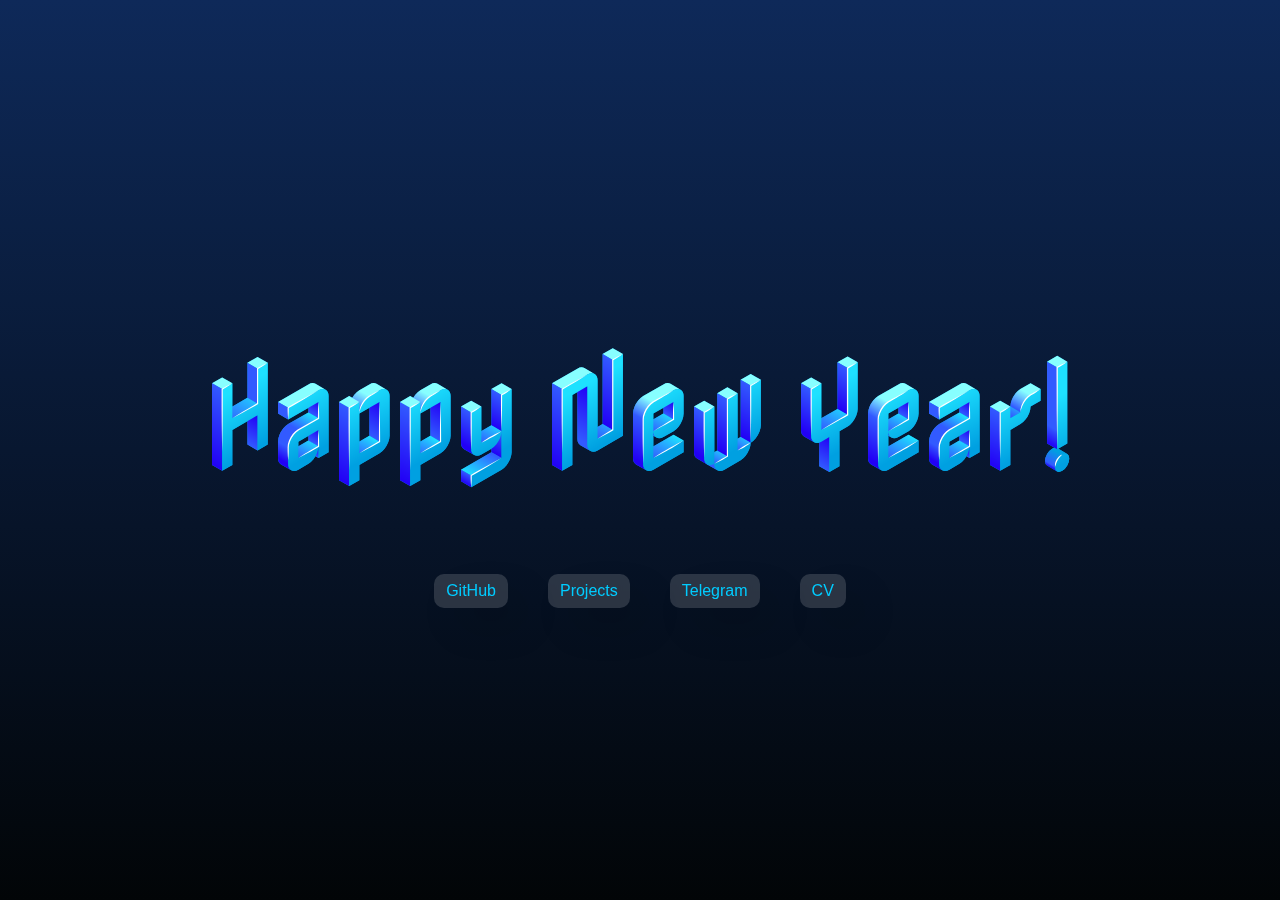
<file: index.html>
<!DOCTYPE html>
<html lang="en">
<head>
    <meta charset="UTF-8">
    <title>Happy New Year!</title>
    <meta name="viewport" content="width=device-width, initial-scale=1" />
    <link rel="preconnect" href="https://fonts.googleapis.com">
    <link rel="preconnect" href="https://fonts.gstatic.com" crossorigin>
    <link href="https://fonts.googleapis.com/css2?family=Nabla&display=swap" rel="stylesheet">
    <link rel="stylesheet" href="style.css">
</head>
<body>
<div class="container">
    <h1>Happy New Year!</h1>
    <div class="links">
        <a href="https://github.com/lattelix" class="link">GitHub</a>
        <a href="projects.html" class="link">Projects</a>
        <a href="https://lattelix.t.me" class="link">Telegram</a>
        <a href="resume.pdf" class="link">CV</a>
    </div>
</div>
<script src="https://app.embed.im/snow.js" defer></script>
</body>
</html>
</file>
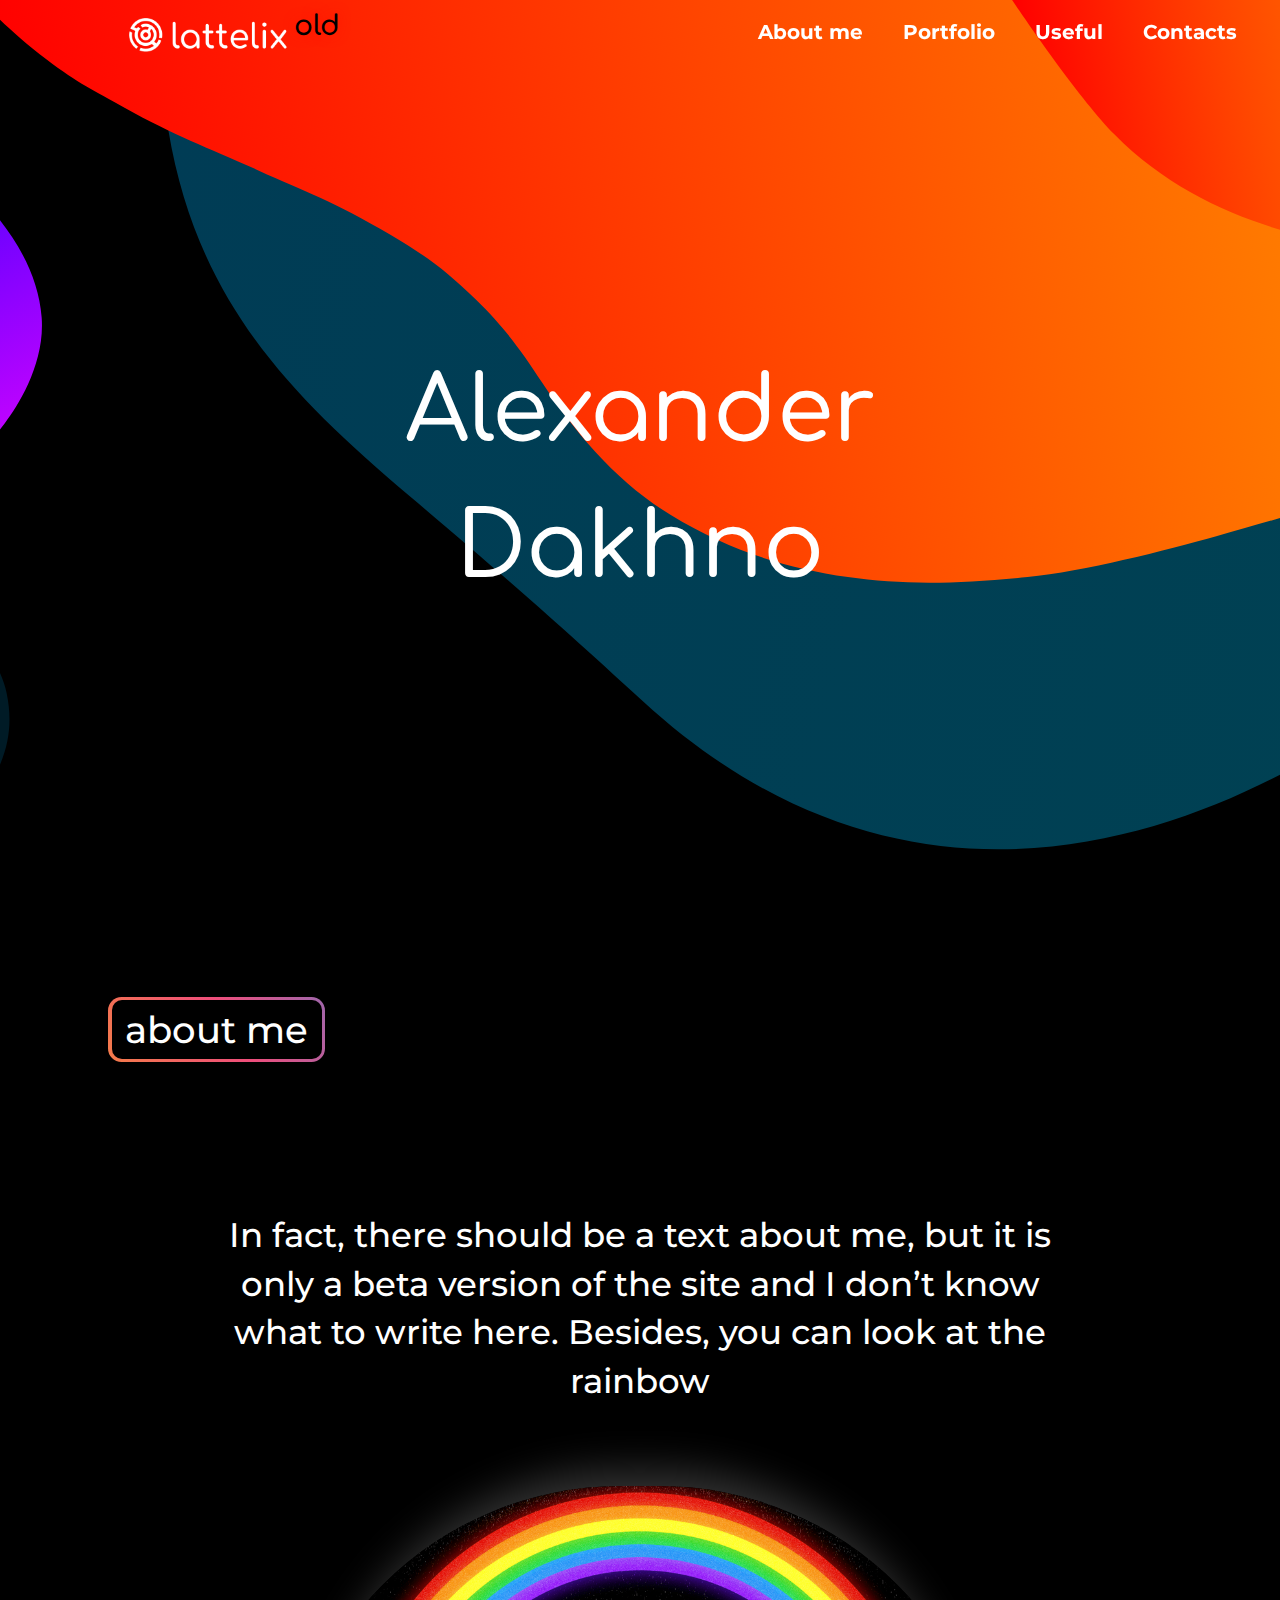
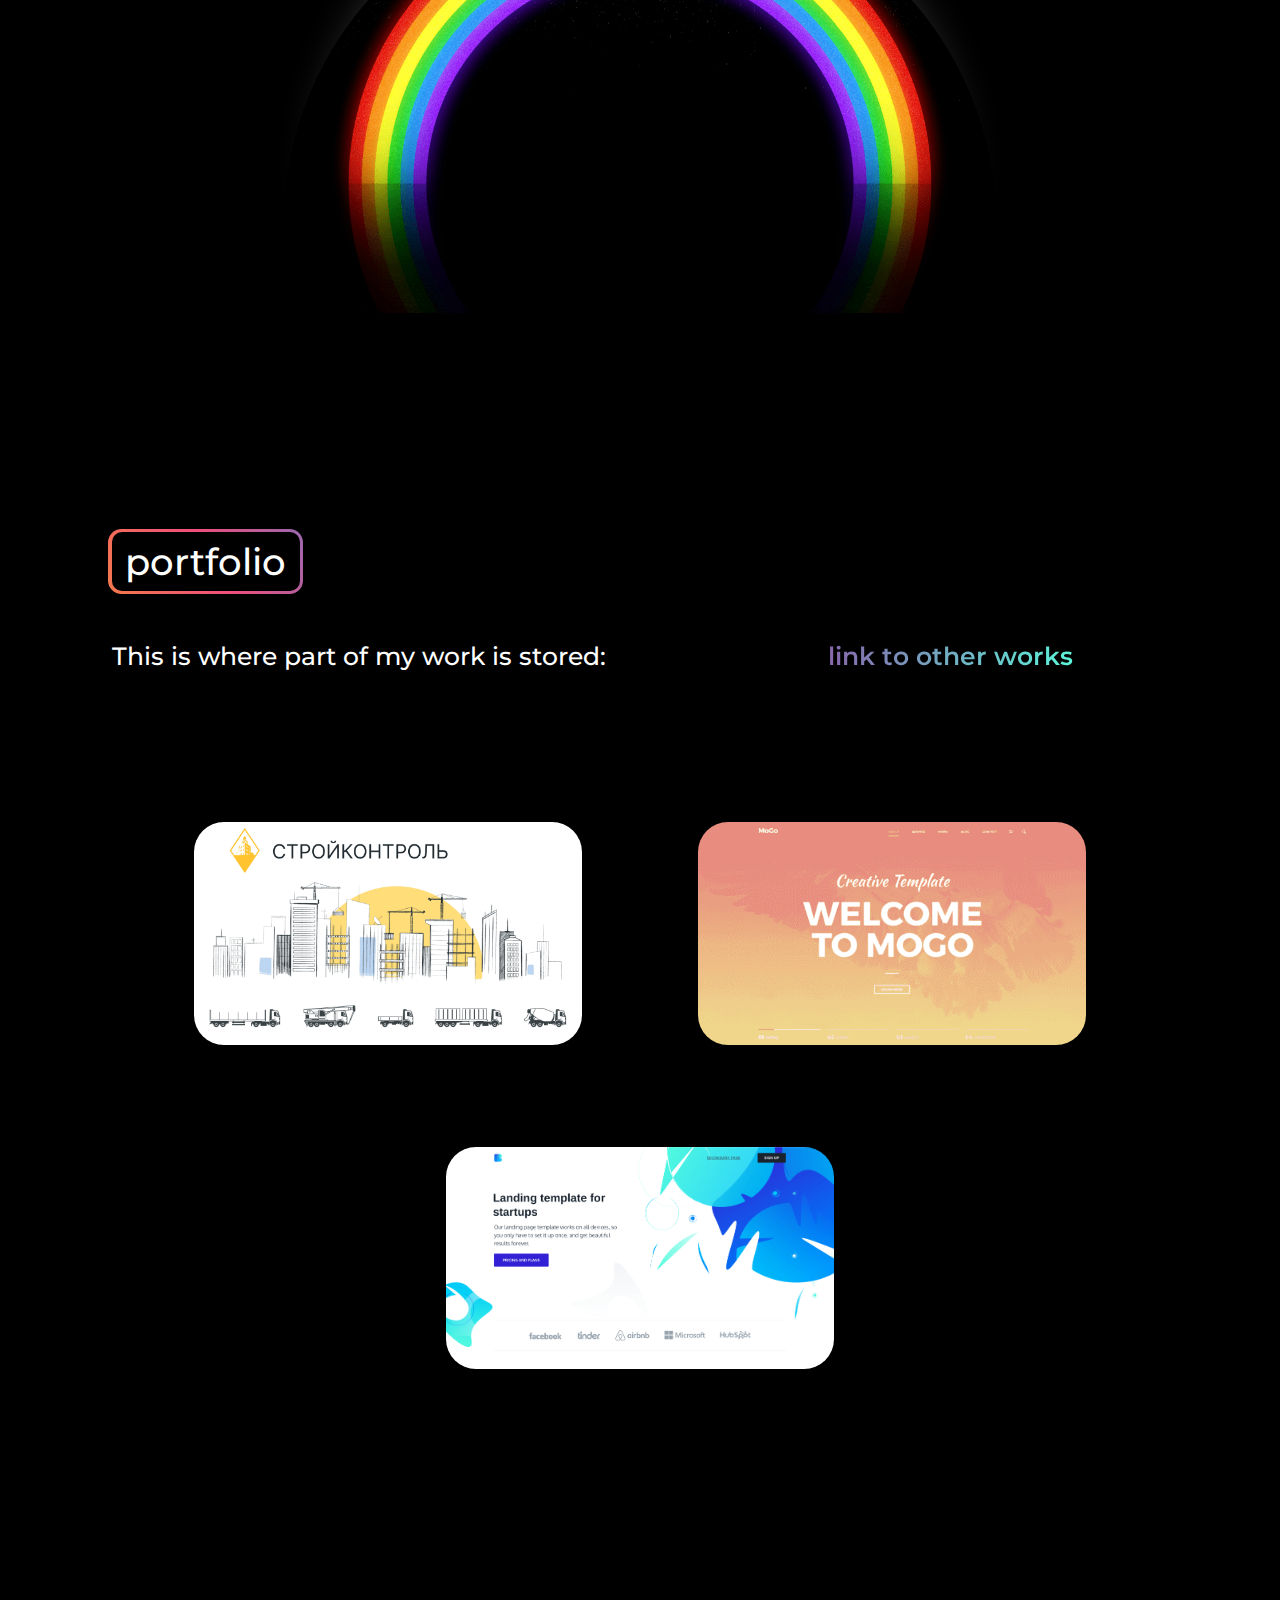
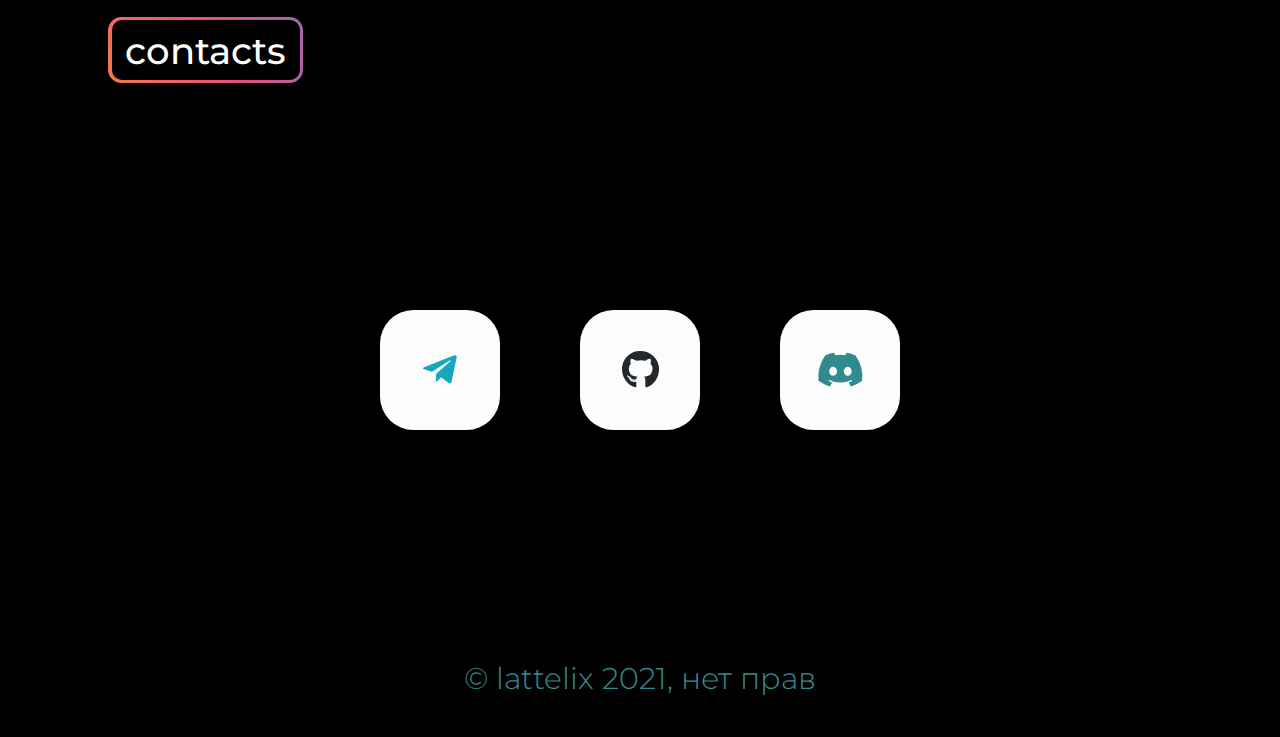
<file: old/index.html>
<!DOCTYPE html>
<html lang="en">

<head>
  <meta charset="UTF-8" />

  <title>lattelix</title>
  <link rel="shortcut icon" href="img/favicon90R.png" type="image/x-icon" />
  <meta name="description" content="Portfolio site" />
  <meta name="theme-color" content="#D8E4FF" />
  <meta property="og:locale" content="en_EN" />
  <meta property="og:image" content="img/favicon.png" />
  <meta property="og:site_name" content="lattelix.xyz" />

  <meta name="viewport" content="width=device-width, initial-scale=1.0" />

  <link rel="stylesheet" href="style/style.css" />

  <link rel="stylesheet" href="https://fonts.googleapis.com/css2?family=Montserrat&display=swap" />
  <link rel="stylesheet" href="https://fonts.googleapis.com/css2?family=Comfortaa&display=swap" />
  <link rel="stylesheet" href="https://use.fontawesome.com/releases/v5.4.1/css/all.css" />
</head>

<body>
  <!-- Yandex.Metrika counter -->
  <script>
    (function (m, e, t, r, i, k, a) {
      m[i] =
        m[i] ||
        function () {
          (m[i].a = m[i].a || []).push(arguments);
        };
      m[i].l = 1 * new Date();
      (k = e.createElement(t)),
        (a = e.getElementsByTagName(t)[0]),
        (k.async = 1),
        (k.src = r),
        a.parentNode.insertBefore(k, a);
    })(
      window,
      document,
      "script",
      "https://mc.yandex.ru/metrika/tag.js",
      "ym"
    );

    ym(70442860, "init", {
      clickmap: true,
      trackLinks: true,
      accurateTrackBounce: true,
      webvisor: true,
    });
  </script>
  <noscript>
    <div>
      <img src="https://mc.yandex.ru/watch/70442860" style="position: absolute; left: -9999px" alt="" />
    </div>
  </noscript>
  <!-- /Yandex.Metrika counter -->

  <section id="home">
    <header>
      <div class="header-logo-box">
        <img id="logo" src="img/logoW.png" alt="lattelix_logo" />
        <span>old</span>
      </div>
      <nav>
        <label for="drop" class="toggle">
          <svg class="ham hamRotate ham8" viewBox="0 0 100 100" width="80" onclick="this.classList.toggle('active')">
            <path class="line top"
              d="m 30,33 h 40 c 3.722839,0 7.5,3.126468 7.5,8.578427 0,5.451959 -2.727029,8.421573 -7.5,8.421573 h -20" />
            <path class="line middle" d="m 30,50 h 40" />
            <path class="line bottom"
              d="m 70,67 h -40 c 0,0 -7.5,-0.802118 -7.5,-8.365747 0,-7.563629 7.5,-8.634253 7.5,-8.634253 h 20" />
          </svg>
        </label>
        <input type="checkbox" id="drop" />

        <ul class="menu blur">
          <li><a href="#about_me">About me</a></li>
          <li><a href="#portfolio">Portfolio</a></li>
          <li><a href="#useful">Useful</a></li>
          <li><a href="#contacts">Contacts</a></li>
        </ul>
      </nav>
    </header>

    <canvas id="myCanvas"></canvas>

    <div class="home_text">
      <h1>Alexander<br />Dakhno</h1>
    </div>
  </section>
  <section id="about_me">
    <div class="heading-section">
      <div class="gradient-border title">about me</div>
    </div>
    <div class="container">
      <div class="about-text">
        <div class="text">
          In fact, there should be a text about me, but it is only a beta
          version of the site and I don’t know what to write here. Besides,
          you can look at the rainbow
        </div>
      </div>
      <a href="https://ra1nbow.xyz/rbs/" target="_blank" class="about-link">
        <img src="img/rainbow.png" class="about-image" alt="RAINBOW" /></a>
    </div>
  </section>

  <section id="portfolio">
    <div class="heading-section">
      <div class="gradient-border title">portfolio</div>
      <div class="sub-title">
        <div>This is where part of my work is stored:</div>
        <div class="works-link">
          <a href="works.html"><span>link to other works</span></a>
        </div>
      </div>
    </div>

    <div class="container">
      <div class="row">
        <div class="card-section">
          <a href="https://portfolio1.lattelix.repl.co/">
            <div class="card">
              <div class="text">
                <article>
                  <div class="heading">Строй Контроль</div>
                  <p>simple and beautiful website</p>
                </article>
              </div>
            </div>
          </a>
        </div>
        <div class="card-section">
          <a href="https://mogo.lattelix.repl.co/">
            <div class="card">
              <div class="text">
                <article>
                  <div class="heading">MoGo</div>
                  <p>nice design proven by time</p>
                </article>
              </div>
            </div>
          </a>
        </div>
        <div class="card-section">
          <a href="https://blue-3.lattelix.repl.co/">
            <div class="card">
              <div class="text">
                <article>
                  <div class="heading">Blue</div>
                  <p>a job worth taking a look at</p>
                </article>
              </div>
            </div>
          </a>
        </div>
      </div>
    </div>
  </section>

  <!-- <section id="useful">
    <div class="heading-section">
      <div class="gradient-border title">useful</div>
      <div class="sub-title">
        <div>
          I've been finding useful tools for some time, but you don't have to
          look for them, because they're already here:
        </div>
      </div>
    </div>
    <div class="container">
      <div class="features-tabs-inner section-inner has-top-divider">
        <div class="tabs-container">
          <ul class="tabs-links">
            <li class="is-revealing">
              <a href="#tab-1" class="tab-link is-active">
                <img src="dist/images/tabs-icon-01.svg" alt="Tabs icon 01" />
                <span class="h4 m-0">Amazing features</span>
              </a>
            </li>
            <li class="is-revealing">
              <a href="#tab-2" class="tab-link">
                <img src="dist/images/tabs-icon-02.svg" alt="Tabs icon 02" />
                <span class="h4 m-0">Endless possibilities</span>
              </a>
            </li>
            <li class="is-revealing">
              <a href="#tab-3" class="tab-link">
                <img src="dist/images/tabs-icon-03.svg" alt="Tabs icon 03" />
                <span class="h4 m-0">Ease of use</span>
              </a>
            </li>
          </ul>
          <div class="tabs-content">
            <div id="tab-1" class="tab-panel is-active">
              <h2>Discover</h2>
              <p>
                Lorem ipsum dolor sit amet, consectetur adipiscing elit, sed
                do eiusmod tempor incididunt ut labore et dolore magna aliqua.
              </p>
              <p class="mb-0">
                A arcu cursus vitae congue. Vel elit scelerisque mauris
                pellentesque pulvinar pellentesque habitant morbi tristique.
              </p>
            </div>
            <div id="tab-2" class="tab-panel">
              <h2>Power of customisation</h2>
              <p>
                A arcu cursus vitae congue. Vel elit scelerisque mauris
                pellentesque pulvinar pellentesque habitant morbi tristique.
              </p>
              <p class="mb-0">
                Lorem ipsum dolor sit amet, consectetur adipiscing elit, sed
                do eiusmod tempor incididunt ut labore et dolore magna aliqua.
                A arcu cursus vitae congue.
              </p>
            </div>
            <div id="tab-3" class="tab-panel">
              <h2>Keep it simple</h2>
              <p>
                Sed ut perspiciatis, unde omnis iste natus error sit
                voluptatem accusantium doloremque laudantium.
              </p>
              <p class="mb-0">
                Nemo enim ipsam voluptatem, quia voluptas sit, aspernatur aut
                odit aut fugit, sed quia consequuntur magni dolores eos, qui
                ratione voluptatem sequi nesciunt.
              </p>
            </div>
          </div>
        </div>
      </div>
    </div>
  </section> -->

  <section id="contacts">
    <div class="heading-section">
      <div class="gradient-border title">contacts</div>
    </div>
    <div class="container">
      <div class="social-btns">
        <a target="_blank" class="btn telegram" href="https://t.me/lattelix"><i class="fab fa-telegram-plane"></i></a>
        <a target="_blank" class="btn github" href="https://github.com/lattelix"><i class="fab fa-github"></i></a>
        <a target="_blank" class="btn discord" href="https://discord.gg/CtRp5GB"><i class="fab fa-discord"></i></a>
      </div>
    </div>
    <div class="copyright">
      ©
      <span class="tooltip-life" title="человек который обязан">lattelix</span>
      2021, нет прав
    </div>
  </section>

  <script src="script/anime.min.js"></script>
  <script src="script/jquery-3.5.1.min.js"></script>
  <script src="script/script.js"></script>
</body>

</html>
</file>
<file: old/style/style.css>
::-webkit-scrollbar {
  width: 3px;
}

::-webkit-scrollbar-thumb:hover {
  background: #666;
}

::-webkit-scrollbar-thumb {
  -webkit-border-radius: 10px;
  border-radius: 10px;
  background: #444;
}

* {
  box-sizing: border-box;
  margin: 0;
  padding: 0;
}

*:focus {
  outline: none;
}

body {
  margin: 0;
  padding: 0;
  word-wrap: break-word;
  font-family: "Montserrat", sans-serif;
  font-weight: 500;
  color: #ffffff;
  background-color: #000;
}

html,
body {
  height: 100%;
  max-width: 100%;
  font-size: 32px;
  line-height: normal;
  /* overflow-x: hidden; */
}

a {
  text-decoration: none;
  color: #fff;
}

@media all and (max-width: 768px) {

  html,
  body {
    font-size: 28px;
  }
}

/* ?################################################# */

section {
  display: flex;
  flex-direction: column;
  width: 100%;
  padding: 0 -webkit-calc(10px + 6%);
  padding: 0 calc(10px + 6vw);
}

.heading-section {
  align-self: flex-start;
  margin-left: 0.7778rem;
}

.title {
  display: -webkit-box;
  display: flex;
  -webkit-box-align: center;
  align-items: center;
  -webkit-box-pack: center;
  justify-content: center;
  padding: calc(0.1rem + 0.3vw) calc(0.3rem + 0.3vw);
  margin-top: 100px;
  font-size: 1rem;
  font-size: calc(1rem + 0.4vw);
  font-weight: 500;
}

.gradient-border {
  --borderWidth: calc(2px + 0.1vw);
  background: #000;
  position: relative;
  border-radius: 10px;
}

.gradient-border:after {
  content: "";
  position: absolute;
  top: calc(-1 * var(--borderWidth));
  left: calc(-1 * var(--borderWidth));
  height: calc(100% + var(--borderWidth) * 2);
  width: calc(100% + var(--borderWidth) * 2);
  background: linear-gradient(60deg,
      #f79533,
      #f37055,
      #ef4e7b,
      #a166ab,
      #5073b8,
      #1098ad,
      #07b39b,
      #6fba82);
  /* border-radius: calc(2 * var(--borderWidth)); */
  border-radius: 13.5px;
  z-index: -1;
  -webkit-animation: animatedgradient 4s ease alternate infinite;
  animation: animatedgradient 4s ease alternate infinite;
  background-size: 300% 300%;
}

@-webkit-keyframes animatedgradient {
  0% {
    background-position: 0% 50%;
  }

  50% {
    background-position: 100% 50%;
  }

  100% {
    background-position: 0% 50%;
  }
}

@keyframes animatedgradient {
  0% {
    background-position: 0% 50%;
  }

  50% {
    background-position: 100% 50%;
  }

  100% {
    background-position: 0% 50%;
  }
}

@media all and (max-width: 768px) {
  section {
    padding: 0 calc(2px + 1.5vw);
  }

  .title {
    font-size: calc(0.8rem + 1.6vw);
  }

  #box {
    padding: 0.1vw calc(4px + 1.6vw);
  }
}

/* ?####################################### */

#home {
  height: 100vh;
  min-height: 100%;
  align-items: center;
  justify-content: flex-start;
  margin: 0;
  background: url(../img/bg_art.svg) no-repeat;
  background-position: center bottom;
  background-size: cover;
}

header {
  display: flex;
  justify-content: space-between;
  align-items: center;
  width: 100%;
  margin-top: 10px;
}

nav {
  display: flex;
  justify-content: space-between;
  align-items: center;
  text-transform: contain;
  border-radius: 20px;
  position: fixed;
  top: 3px;
  right: 3px;
  z-index: 100;
  transition: all 0.4s ease-out;
}

.header-logo-box {
  display: flex;
  color: #000;
  font-family: "Comfortaa";
  font-weight: 600;
  font-size: 28px;
}

.header-logo-box span {
  text-shadow: 0 0 12px #FF1500;
}

#logo {
  display: block;
  padding: 0 4px;
  width: calc(3.6rem + 3.6vw);
  margin-top: 8px;
  margin: 8px 0 8px 3vw;
  box-sizing: content-box;
}

.toggle,
[id^="drop"] {
  display: none;
}

.toggle {
  /* margin: 0 14px; */
  margin: -10px -6px;
  justify-content: center;
  align-items: center;
  transform: scale(0.7);
}

.ham {
  cursor: pointer;
  -webkit-tap-highlight-color: transparent;
  transition: transform 400ms;
  -moz-user-select: none;
  -webkit-user-select: none;
  -ms-user-select: none;
  user-select: none;
}

.hamRotate.active {
  transform: rotate(45deg);
}

.hamRotate180.active {
  transform: rotate(180deg);
}

.line {
  fill: none;
  transition: stroke-dasharray 400ms, stroke-dashoffset 400ms;
  stroke: #ffffff;
  stroke-width: 5.5;
  stroke-linecap: round;
}

.ham8 .top {
  stroke-dasharray: 40 160;
}

.ham8 .middle {
  stroke-dasharray: 40 142;
  transform-origin: 50%;
  transition: transform 400ms;
}

.ham8 .bottom {
  stroke-dasharray: 40 85;
  transform-origin: 50%;
  transition: transform 400ms, stroke-dashoffset 400ms;
}

.ham8.active .top {
  stroke-dashoffset: -64px;
}

.ham8.active .middle {
  /* stroke-dashoffset: -20px; */
  transform: rotate(90deg);
}

.ham8.active .bottom {
  stroke-dashoffset: -64px;
}

.menu {
  display: flex;
  border-radius: 20px;
  z-index: 1;
  list-style-type: none;
  margin: 0 10px;
  transition: all 0.4s ease-out;
  padding: 10px;
}

.blur {
  background-color: rgba(0, 0, 0, 0.8);
  /* backdrop-filter: blur(6px); */
}

nav li {
  font-weight: 700;
  font-size: calc(0.6rem + 0.4vw);
  display: block;
  padding: 10px 40px;
}

@media all and (max-width: 1300px) {
  nav li {
    font-size: calc(0.48rem + 0.4vw);
    padding: 6px 20px;
  }
}

#myCanvas {
  position: absolute;
  display: none;
  z-index: -10;
}

.home_text {
  margin: auto;
}

h1 {
  font-family: "Comfortaa";
  font-weight: 500;
  font-size: calc(1.4rem + 3.6vw);
  line-height: calc(40px + 4vw + 5vh);
  text-align: center;
}

@media all and (max-width: 768px) {
  nav {
    border-radius: 0 0 0 20px;
    position: fixed;
    top: 0;
    right: 0;
    z-index: 1;
    margin: 0;
    padding: 8px;
    transition: all 0.4s ease-out;
  }

  .menu {
    /* display: none; */
    /* border-radius: 20px; */
    /* position: absolute; */
    flex-direction: column;
    position: fixed;
    top: 150px;
    right: -200px;
    z-index: 1;
    margin: 0;
    transition: all 0.6s ease-out;
    border-radius: 20px 0 0 20px;
  }

  .menu-transition {
    transform: translateX(-200px);
  }

  nav li {
    font-size: calc(0.8rem + 0.4vw);
    padding: 1vw 6px;
    line-height: 140%;
  }

  h1 {
    font-size: calc(1.2rem + 2.8vw);
  }

  .toggle {
    display: flex;
  }
}

/* ?############################ */

#about_me .container {
  display: flex;
  flex-direction: column;
  align-items: center;
  margin: 6% 10% 10%;
}

#about_me .about-text {
  margin: calc(60px + 2vw) 0 calc(60px + 1.6vw) 0;
}

#about_me .text {
  text-align: center;
  font-size: calc(0.8rem + 0.64vw);
  line-height: calc(1rem + 1.3vw);
  font-weight: 500;
}

a.about-link {
  display: block;
  border-radius: 30vw 30vw 8vw 8vw;
}

img.about-image {
  object-fit: cover;
  width: calc(200px + 40vw);
  box-shadow: 0px -50px 40px -34px #ffffff33;
  border-radius: 30vw 30vw 8vw 8vw;
}

@media all and (max-width: 767px) {
  #about_me .text {
    font-size: calc(0.5rem + 1.2vw);
    line-height: calc(0.8rem + 1.2vw);
  }

  img.about-image {
    object-fit: cover;
    width: calc(100px + 44vw);
    border-radius: 60vw 60vw 14vw 14vw;
  }
}

/* ?################################ */

#portfolio .heading-section {
  display: flex;
  flex-direction: column;
  align-items: flex-start;
  min-width: 86.868686868%;
}

#portfolio .title {
  margin-bottom: 50px;
}

#portfolio .sub-title {
  display: flex;
  flex-wrap: wrap;
  justify-content: space-between;
  width: 100%;
  font-size: calc(0.5rem + 0.7vw);
}

.works-link span {
  font-weight: 600;
  background: linear-gradient(271.71deg, #59fcdb -4.85%, #8766ac 100%);
  -webkit-background-clip: text;
  background-clip: text;
  -webkit-text-fill-color: transparent;
  color: #2eca81;
}

#portfolio .container {
  width: 100%;
}

#portfolio .row {
  display: flex;
  flex-direction: row;
  flex-wrap: wrap;
  justify-content: space-evenly;
  margin: 100px 0;
}

.card-section {
  margin: 4vw 10px;
}

a .card {
  position: relative;
  width: calc(260px + 10vw);
  height: calc(120px + 8vw);
  margin: 0 auto;
}

a .card::before {
  content: "";
  position: absolute;
  top: 0;
  left: 0;
  width: 100%;
  height: 100%;
  border-radius: 30px;
  background-size: cover;
  background-position: center;
  transition: -webkit-filter 0.4s cubic-bezier(0.5, 0.24, 0.54, 0.78);
}

.card-section a .card:hover:before {
  filter: blur(2px) brightness(40%);
  -webkit-filter: blur(2px) brightness(40%);
}

.card-section:nth-child(1) .card::before {
  background-image: url(../img/present-control.png);
}

.card-section:nth-child(2) .card::before {
  background-image: url(../img/present-MoGo.png);
}

.card-section:nth-child(3) .card::before {
  background-image: url(../img/blue.png);
}

.card .text {
  position: absolute;
  display: flex;
  justify-content: center;
  top: 0;
  left: 0;
  height: 100%;
  width: 100%;
  z-index: 10;
  opacity: 0;
  transition: all 0.3s ease-in-out;
}

.card article {
  text-align: center;
  padding: 0 calc(10px + 0.6vw);
}

.card .heading {
  margin-top: calc(10px + 2vw);
  font-size: calc(0.8rem + 0.8vw);
}

a .card:hover .text {
  opacity: 1;
}

a .card p {
  margin-top: calc(4px + 0.4vw);
  font-size: calc(0.5rem + 0.7vw);
  line-height: normal;
}

.btn-box {
  margin-top: 10px;
  display: flex;
  justify-content: space-around;
}

.btn-box a {
  display: block;
  width: 40%;
  border-radius: 20px;
  margin: 10px 15px;
  padding: 14px;
  text-align: center;
  background: #0c1c1e;
}

@media all and (max-width: 768px) {
  a .card {
    width: calc(160px + 20vw);
    height: calc(80px + 18vw);
  }

  #portfolio .sub-title {
    font-size: calc(0.6rem + 0.7vw);
  }

  #portfolio .works-link {
    width: 100%;
    text-align: center;
    font-size: calc(0.8rem + 0.7vw);
  }

  #portfolio .row {
    margin: 60px 0;
  }

  .card-section a .card:hover:before {
    filter: none;
    -webkit-filter: none;
  }

  .card .external_link {
    display: block;
  }

  .card .text {
    display: none;
  }

  .btn-box {
    display: none;
  }
}

/* ?######################################## */

#useful {
  margin-bottom: 60px;
}

#useful .heading-section {
  display: flex;
  flex-direction: column;
  align-items: flex-start;
  min-width: 86.868686868%;
}

#useful .title {
  margin-bottom: 50px;
}

#useful .sub-title {
  width: 100%;
  font-size: calc(0.5rem + 0.7vw);
  margin: 0 6% 40px 1.2%;
  padding: 0 2% 0 0;
}

#useful .container {
  padding: 0 10%;
}

/* ++++++++++++++++++ */
.h4 {
  /* clear: both;
  font-weight: 700; */

  font-size: 28px;
  line-height: 30px;
  letter-spacing: -0.1px;

  margin-top: 24px;
  margin-bottom: 4px;
}

.m-0 {
  margin: 0;
}

/* ++++++++++++++++ */

.tabs-links {
  list-style: none;
  padding: 0;
  margin-top: -12px;
}

.tabs-links:last-of-type {
  margin-bottom: -12px;
}

.tabs-links:not(:last-of-type) {
  margin-bottom: 12px;
}

.tabs-links li {
  padding-top: 12px;
  padding-bottom: 12px;
}

.tab-link {
  position: relative;
  display: block;
  padding: 24px;
  text-align: center;
  vertical-align: middle;
  /* background: rgb(16, 46, 46); */
  border-radius: 16px;
  /* box-shadow: 0 16px 48px rgba(64, 91, 117, 0.349); */
}

.tab-link::before {
  content: "";
  position: absolute;
  top: 0;
  right: 0;
  bottom: 0;
  left: 0;
  border-width: 2px;
  border-style: solid;
  border-color: #ebb319cc;
  border-radius: 16px;
  transition: border-color 0.25s ease;
}

.tab-link,
.tab-link:hover,
.tab-link:active {
  text-decoration: none;
}

.tab-link:active::before,
.tab-link.is-active::before {
  border-color: #00ccff;
}

.tab-panel {
  display: none;
}

.tab-panel.is-active {
  display: block;
  -webkit-animation: panelIn 0.4s ease both;
  animation: panelIn 0.4s ease both;
  border-radius: 16px;
}

@-webkit-keyframes panelIn {
  0% {
    opacity: 0;
    -webkit-transform: translateY(16px);
    transform: translateY(16px);
  }

  to {
    opacity: 1;
    -webkit-transform: translateY(0);
    transform: translateY(0);
  }
}

@keyframes panelIn {
  0% {
    opacity: 0;
    -webkit-transform: translateY(16px);
    transform: translateY(16px);
  }

  to {
    opacity: 1;
    -webkit-transform: translateY(0);
    transform: translateY(0);
  }
}

@media (min-width: 641px) {
  .tabs-container {
    display: flex;
  }

  .tabs-links {
    flex: 0 0 252px;
    margin-right: 48px;
  }

  .tabs-content {
    flex: 1;
  }
}

@media (min-width: 1025px) {
  .tabs-links {
    flex: 0 0 344px;
    margin-right: 80px;
  }
}

@media (max-width: 840px) {
  .tab-panel {
    font-size: 16px;
    line-height: 1.6;
    margin-top: 22px;
  }

  .tab-panel h2 {
    font-size: 18px;
    margin-bottom: 8px;
    line-height: normal;
  }

  .tab-panel h4 {
    font-size: 24px;
  }
}

@media (max-width: 768px) {
  .tab-panel {
    font-size: 16px;
    line-height: 1.6;
    margin-top: 22px;
  }

  .tab-panel h2 {
    font-size: 18px;
    margin-bottom: 8px;
    line-height: normal;
  }

  .tab-panel h4 {
    font-size: 20px;
  }
}

/* ?######################################## */

#contacts .container {
  position: relative;
  padding: 160px 0 380px;
}

.social-btns .btn,
.social-btns .btn:before,
.social-btns .btn .fab {
  -webkit-transition: all 0.35s;
  transition: all 0.35s;
  -webkit-transition-timing-function: cubic-bezier(0.31, -0.105, 0.43, 1.59);
  transition-timing-function: cubic-bezier(0.31, -0.105, 0.43, 1.59);
}

.social-btns .btn:before {
  top: 90%;
  left: -110%;
}

.fab {
  -webkit-transform: scale(0.8);
  transform: scale(0.8);
}

.telegram:before {
  background-color: #15aabf;
}

.telegram .fab {
  color: #15aabf;
}

.github:before {
  background-color: #24292e;
}

.github .fab {
  color: #24292e;
}

.discord:before {
  background-color: #328c92;
}

.discord .fab {
  color: #328c92;
}

.codepen:before {
  background-color: #131417;
}

.codepen .fab {
  color: #131417;
}

.facebook .fab {
  color: #274a77;
}

.facebook:before {
  background-color: #274a77;
}

.btn:focus:before,
.btn:hover:before {
  top: -10%;
  left: -10%;
}

.btn:focus .fab,
.btn:hover .fab {
  color: #fff;
  -webkit-transform: scale(1);
  transform: scale(1);
}

.social-btns {
  height: 120px;
  margin: auto;
  font-size: 0;
  text-align: center;
  position: absolute;
  top: 0;
  bottom: 0;
  left: 0;
  right: 0;
}

.btn {
  display: inline-block;
  background-color: #fff;
  width: 120px;
  height: 120px;
  line-height: 120px;
  margin: 20px 40px;
  text-align: center;
  position: relative;
  overflow: hidden;
  border-radius: 28%;
  box-shadow: 0 5px 15px -5px rgba(0, 0, 0, 0.1);
  opacity: 0.99;
}

.btn:before {
  content: "";
  width: 120%;
  height: 120%;
  position: absolute;
  -webkit-transform: rotate(45deg);
  transform: rotate(45deg);
}

.fab {
  font-size: 1.5rem;
  vertical-align: middle;
}

@media all and (max-width: 768px) {
  .btn {
    width: 80px;
    height: 80px;
    line-height: 80px;
    margin: 20px 20px;
  }

  .fab {
    font-size: 1.2rem;
  }

  .social-btns {
    height: calc(360px - 22vw);
  }

  .copyright {
    font-size: calc(18px + 1vw);
  }
}

/* ******************** */

.copyright {
  align-self: center;
  font-weight: 300;
  font-size: 30px;
  padding: 40px 0;
  color: #328c92;
}

.copyright span {
  cursor: pointer;
}

.copyright::after {
  content: attr(data-tooltip);
}
</file>
<file: style.css>
/* The new CSS reset */

*:where(:not(html, iframe, canvas, img, svg, video, audio):not(svg *, symbol *)) {
    all: unset;
    display: revert;
}

*,
*::before,
*::after {
    box-sizing: border-box;
}

a, button {
    cursor: revert;
}

ol, ul, menu {
    list-style: none;
}

img {
    max-inline-size: 100%;
    max-block-size: 100%;
}

table {
    border-collapse: collapse;
}

input, textarea {
    -webkit-user-select: auto;
}

textarea {
    white-space: revert;
}

meter {
    -webkit-appearance: revert;
    appearance: revert;
}

pre {
    all: revert;
}

::placeholder {
    color: unset;
}

::marker {
    content: "";
}

:where([hidden]) {
    display: none;
}

:where([contenteditable]:not([contenteditable="false"])) {
    -moz-user-modify: read-write;
    -webkit-user-modify: read-write;
    overflow-wrap: break-word;
    -webkit-line-break: after-white-space;
    -webkit-user-select: auto;
}

:where([draggable="true"]) {
    -webkit-user-drag: element;
}

:where(dialog:modal) {
    all: revert;
}

/* General */

body {
    height: 100vh;
    display: flex;
    align-items: center;
    justify-content: center;
    font-family: "Montserrat", sans-serif;
    background-image: linear-gradient(0deg, #020507, #0e2959);
}

.container {
    padding-top: 25px;
    padding-inline: 20px;
    display: flex;
    flex-direction: column;
    align-items: center;
    justify-content: center;
}

h1 {
    font-family: 'Nabla', cursive;
    font-variation-settings: "EDPT" 100, "EHLT" 12;
    font-palette: --color;
    font-size: 40px;
}

@font-palette-values --color {
    font-family: 'Nabla';
    base-palette: 2;
}

.links {
    margin-top: 65px;
    display: flex;
    flex-wrap: wrap;
    gap: 8px;
}

.link {
    display: block;
    padding: 8px 12px;
    font-size: calc(10px + 2);
    color: #00ccff;
    background: rgba(255,255,255,0.15);
    box-shadow: 20px 20px 40px -6px rgba(0,0,0,0.2);
    backdrop-filter: blur(2.7px);
    -webkit-backdrop-filter: blur(2.7px);
    border-radius: 10px;
    transition: color .24s, background .24s, box-shadow-color .24s;
}

.link:hover {
    color: black;
    background: rgba(56, 217, 253, 0.78);
    box-shadow: 20px 20px 40px -6px rgba(105, 104, 104, 0.2);
    backdrop-filter: blur(2.7px);
    -webkit-backdrop-filter: blur(2.7px);
    border-radius: 10px;
}

@media screen and (min-width: 380px) {
    h1 {
        font-size: calc(8vw + 90%);
    }

    .links {
        gap: 40px;
    }
}
</file>
